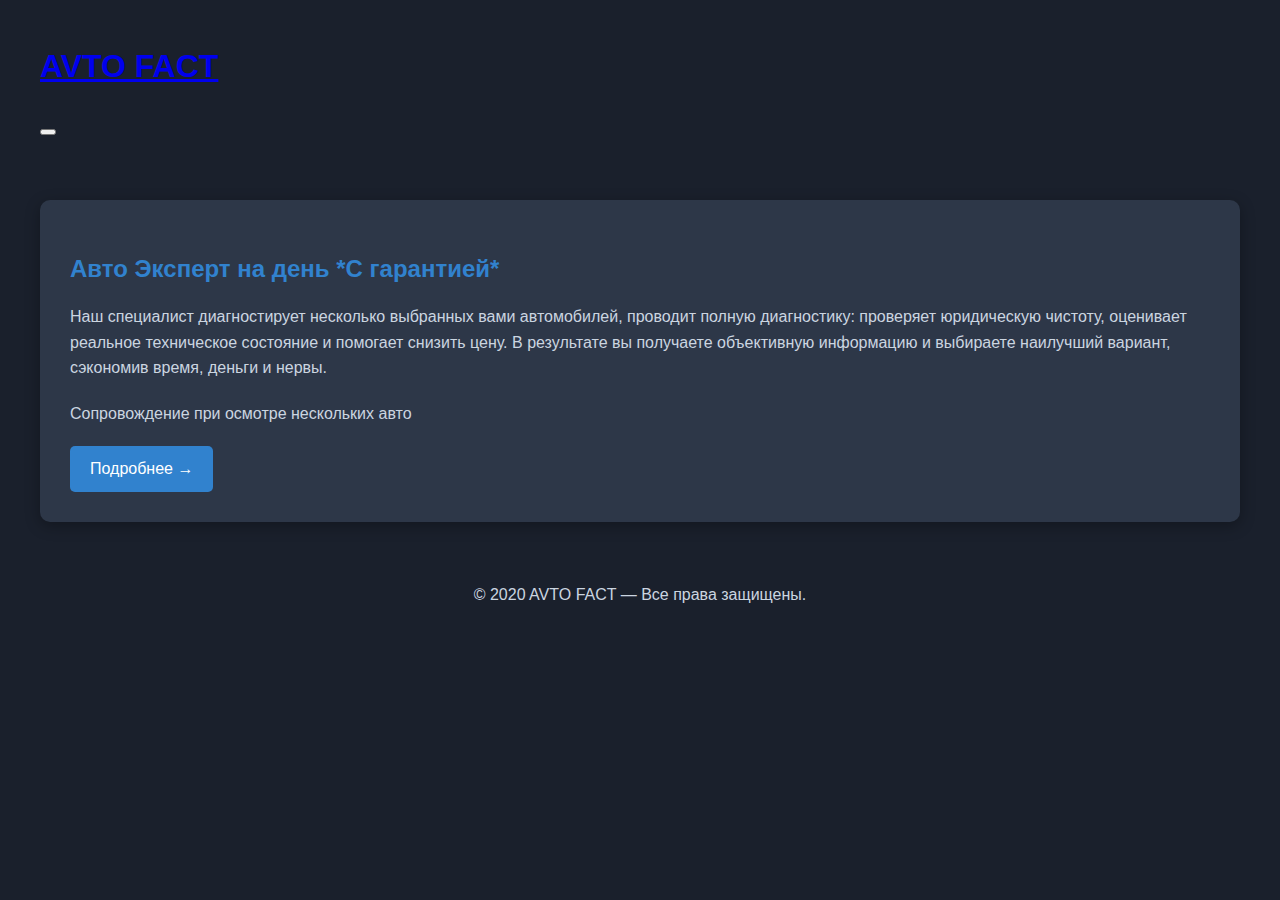
<file: templates/expert.html>
<!DOCTYPE html>
<html lang="ru">
<head>
    <meta charset="UTF-8">
    <meta name="viewport" content="width=device-width, initial-scale=1.0">
    <title>Эксперт на день</title>

    <!-- Стили -->
    <style>
        :root {
            --primary: #3182ce; /* Светло-синий */
            --primary-dark: #2b6cb0;
            --secondary: #fc8181; /* Лёгкий красный для акцентов */
            --background: #1a202c; /* Основной тёмный фон */
            --card-bg: #2d3748; /* Цвет фона карточек */
            --text-light: #f7fafc; /* Светлый текст */
            --text-muted: #cbd5e0; /* Приглушённый текст */
            --gray: #4a5568;
            --border: #4a5568;
        }

        body {
            font-family: 'Arial', sans-serif;
            line-height: 1.6;
            color: var(--text-muted);
            background-color: var(--background);
            margin: 0;
            padding: 0;
        }

        .container {
            max-width: 1200px;
            margin: 0 auto;
            padding: 20px;
        }

        /* Карточка услуги */
        .service-card {
            background: var(--card-bg);
            border-radius: 10px;
            box-shadow: 0 4px 15px rgba(0, 0, 0, 0.3);
            padding: 30px;
            margin: 20px 0;
            transition: transform 0.3s ease;
            color: var(--text-light);
        }

        .service-card:hover {
            transform: translateY(-5px);
        }

        .service-title {
            color: var(--primary);
            font-size: 24px;
            margin-bottom: 15px;
        }

        .service-description {
            color: var(--text-muted);
            margin-bottom: 20px;
        }

        .btn {
            display: inline-block;
            background: var(--primary);
            color: white;
            padding: 10px 20px;
            border-radius: 5px;
            text-decoration: none;
            transition: background 0.3s ease;
        }

        .btn:hover {
            background: var(--primary-dark);
        }

        /* Модальное окно */
        .modal {
            display: none;
            position: fixed;
            z-index: 1000;
            left: 0;
            top: 0;
            width: 100%;
            height: 100%;
            background-color: rgba(0, 0, 0, 0.9);
            overflow-y: auto;
        }

        .modal-content {
            background: var(--card-bg);
            margin: 5% auto;
            padding: 30px;
            border-radius: 10px;
            width: 80%;
            max-width: 800px;
            box-shadow: 0 5px 20px rgba(0, 0, 0, 0.4);
            animation: modalFadeIn 0.3s;
            color: var(--text-light);
        }

        @keyframes modalFadeIn {
            from { opacity: 0; transform: translateY(-20px); }
            to { opacity: 1; transform: translateY(0); }
        }

        .close-btn {
            color: var(--text-muted);
            float: right;
            font-size: 28px;
            font-weight: bold;
            cursor: pointer;
        }

        .close-btn:hover {
            color: var(--secondary);
        }

        .modal-title {
            color: var(--primary);
            font-size: 28px;
            margin-bottom: 20px;
            padding-bottom: 10px;
            border-bottom: 2px solid var(--border);
        }

        .steps-container {
            margin-bottom: 30px;
        }

        .step {
            margin-bottom: 15px;
            padding-left: 25px;
            position: relative;
            color: var(--text-muted);
        }

        .step:before {
            content: "•";
            color: var(--secondary);
            font-size: 24px;
            position: absolute;
            left: 0;
            top: -5px;
        }

        .price-table {
            width: 100%;
            border-collapse: collapse;
            margin: 20px 0;
            color: var(--text-light);
        }

        .price-table th, .price-table td {
            border: 1px solid var(--border);
            padding: 12px;
            text-align: left;
        }

        .price-table th {
            background-color: var(--primary);
            color: white;
        }

        .price-table tr:nth-child(even) {
            background-color: var(--card-bg);
        }

        .section-title {
            color: var(--primary);
            font-size: 22px;
            margin: 25px 0 15px;
        }

        .feature-box {
            background: var(--card-bg);
            padding: 20px;
            border-radius: 8px;
            margin-bottom: 20px;
            border: 1px solid var(--border);
        }
    </style>
</head>

<body>

    <!-- Шапка сайта -->
    <header class="header">
        <div class="container">
            <div class="header-inner">

                <!-- Логотип с ссылкой на главную -->
                <a href="{{ url_for('index') }}" class="logo" aria-label="Перейти на главную страницу">
                    <span class="logo-icon"><i class="fas fa-car"></i></span>
                    <div>
                        <h1>AVTO FACT</h1>

                    </div>
                </a>
                <!-- Бургер-меню для мобильных устройств -->
                <button class="burger" aria-label="Открыть меню навигации">
                    <span></span>
                </button>

            </div>
        </div>
    </header>

    <!-- Основной контент -->
    <main class="main">
        <div class="container">
            <!-- Карточка услуги -->
            <div class="service-card">
                <h2 class="service-title">Авто Эксперт на день *С гарантией*</h2>
                <p class="service-description">Наш специалист диагностирует несколько выбранных вами автомобилей, проводит полную диагностику: проверяет юридическую чистоту, оценивает реальное техническое состояние и помогает снизить цену.
                В результате вы получаете объективную информацию и выбираете наилучший вариант, сэкономив время, деньги и нервы.</p>
                <p class="service-description">Сопровождение при осмотре нескольких авто</p>
                <a href="#" class="btn" id="detailsBtn">Подробнее →</a>
            </div>
        </div>

        <!-- Модальное окно -->
        <div id="serviceModal" class="modal">
            <div class="modal-content">
                <span class="close-btn">&times;</span>
                <h2 class="modal-title">ЭКСПЕРТ НА ДЕНЬ</h2>
                <p>«Эксперт на день» — это профессиональная проверка сразу нескольких автомобилей с пробегом в один день.</p>
                <div class="feature-box">
                    <p>Наш специалист диагностирует несколько выбранных автомобилей, проводит полную проверку, оценивает техническое состояние и помогает принять взвешенное решение. В результате вы получаете объективную оценку, экономя время, деньги и нервы.</p>
                </div>
                <h3 class="section-title">ПОЧЕМУ СТОИТ ДОВЕРИТЬ ВЫБОР ПРОФЕССИОНАЛЬНОМУ СПЕЦИАЛИСТУ?</h3>
                <ul>
                    <li>Экономия времени — осмотр нескольких авто за один день</li>
                    <li>Профессиональная оценка реального состояния автомобиля</li>
                    <li>Выявление скрытых дефектов и проблем</li>
                    <li>Помощь в торге с продавцом</li>
                    <li>Юридическая проверка документов</li>
                </ul>
                <h3 class="section-title">КАК ЗАКАЗАТЬ УСЛУГУ «ЭКСПЕРТ НА ДЕНЬ»?</h3>
                <div class="steps-container">
                    <div class="step">Оставьте заявку на сайте</div>
                    <div class="step">Получите консультацию эксперта</div>
                    <div class="step">Запишитесь на день и время, удобные для Вас</div>
                </div>
                <h3 class="section-title">ЦЕНА УСЛУГИ «ЭКСПЕРТ НА ДЕНЬ»</h3>
                <table class="price-table">
                    <tr>
                        <th>Стоимость автомобиля</th>
                        <th>Цена услуги</th>
                    </tr>
                    <tr>
                        <td>До 1 млн</td>
                        <td>9 500 ₽</td>
                    </tr>
                    <tr>
                        <td>От 1 млн до 1.5 млн</td>
                        <td>14 000 ₽</td>
                    </tr>
                    <tr>
                        <td>От 1.5 млн до 2.0 млн</td>
                        <td>20 000 ₽</td>
                    </tr>
                    <tr>
                        <td>От 2.0 млн до 2.5 млн</td>
                        <td>24 500 ₽</td>
                    </tr>
                    <tr>
                        <td>От 2.5 млн до 3.0 млн</td>
                        <td>30 000 ₽</td>
                    </tr>
                    <tr>
                        <td>От 3.0 млн до 3.5 млн</td>
                        <td>35 500 ₽</td>
                    </tr>
                    <tr>
                        <td>От 3.5 млн до 4.0 млн</td>
                        <td>40 000 ₽</td>
                    </tr>
                    <tr>
                        <td>От 4.0 млн до 4.5 млн</td>
                        <td>45 500 ₽</td>
                    </tr>
                    <tr>
                        <td>От 5.0 млн до 10.0 млн</td>
                        <td>80 500 ₽</td>
                    </tr>
                </table>
                <h3 class="section-title">МОНИТОРИНГ РЫНКА</h3>
                <p>Это дополнительная услуга к услуге «Эксперт на день». Услуга предоставляется только для автомобилей не старше 1999 года.</p>
                <h4>Как она работает:</h4>
                <ul>
                    <li>Мы выбираем для вас актуальные объявления</li>
                    <li>Осуществляем предварительный отбор и проверку</li>
                    <li>Проверяем объявления по базам данных</li>
                </ul>
                <div class="feature-box">
                    <p>Как итог, вы получаете подборку из реальных подходящих вам объявлений, и при проведении «Эксперт на день» мы не тратим время на "пустые" объявления.</p>
                </div>
            </div>
        </div>
    </main>

    <!-- Подвал сайта -->
    <footer class="footer">
        <div class="container" style="text-align: center; padding: 20px;">
            &copy; 2020 AVTO FACT — Все права защищены.
        </div>
    </footer>

    <!-- JavaScript -->
    <script>
        // Открытие модального окна
        document.getElementById('detailsBtn').addEventListener('click', function(e) {
            e.preventDefault();
            document.getElementById('serviceModal').style.display = 'block';
            document.body.style.overflow = 'hidden'; // Блокировка прокрутки фона
        });

        // Закрытие модального окна
        document.querySelector('.close-btn').addEventListener('click', function() {
            document.getElementById('serviceModal').style.display = 'none';
            document.body.style.overflow = 'auto'; // Восстановление прокрутки
        });

        // Закрытие при клике вне окна
        window.addEventListener('click', function(e) {
            if (e.target == document.getElementById('serviceModal')) {
                document.getElementById('serviceModal').style.display = 'none';
                document.body.style.overflow = 'auto';
            }
        });
    </script>

</body>
</html>
</file>
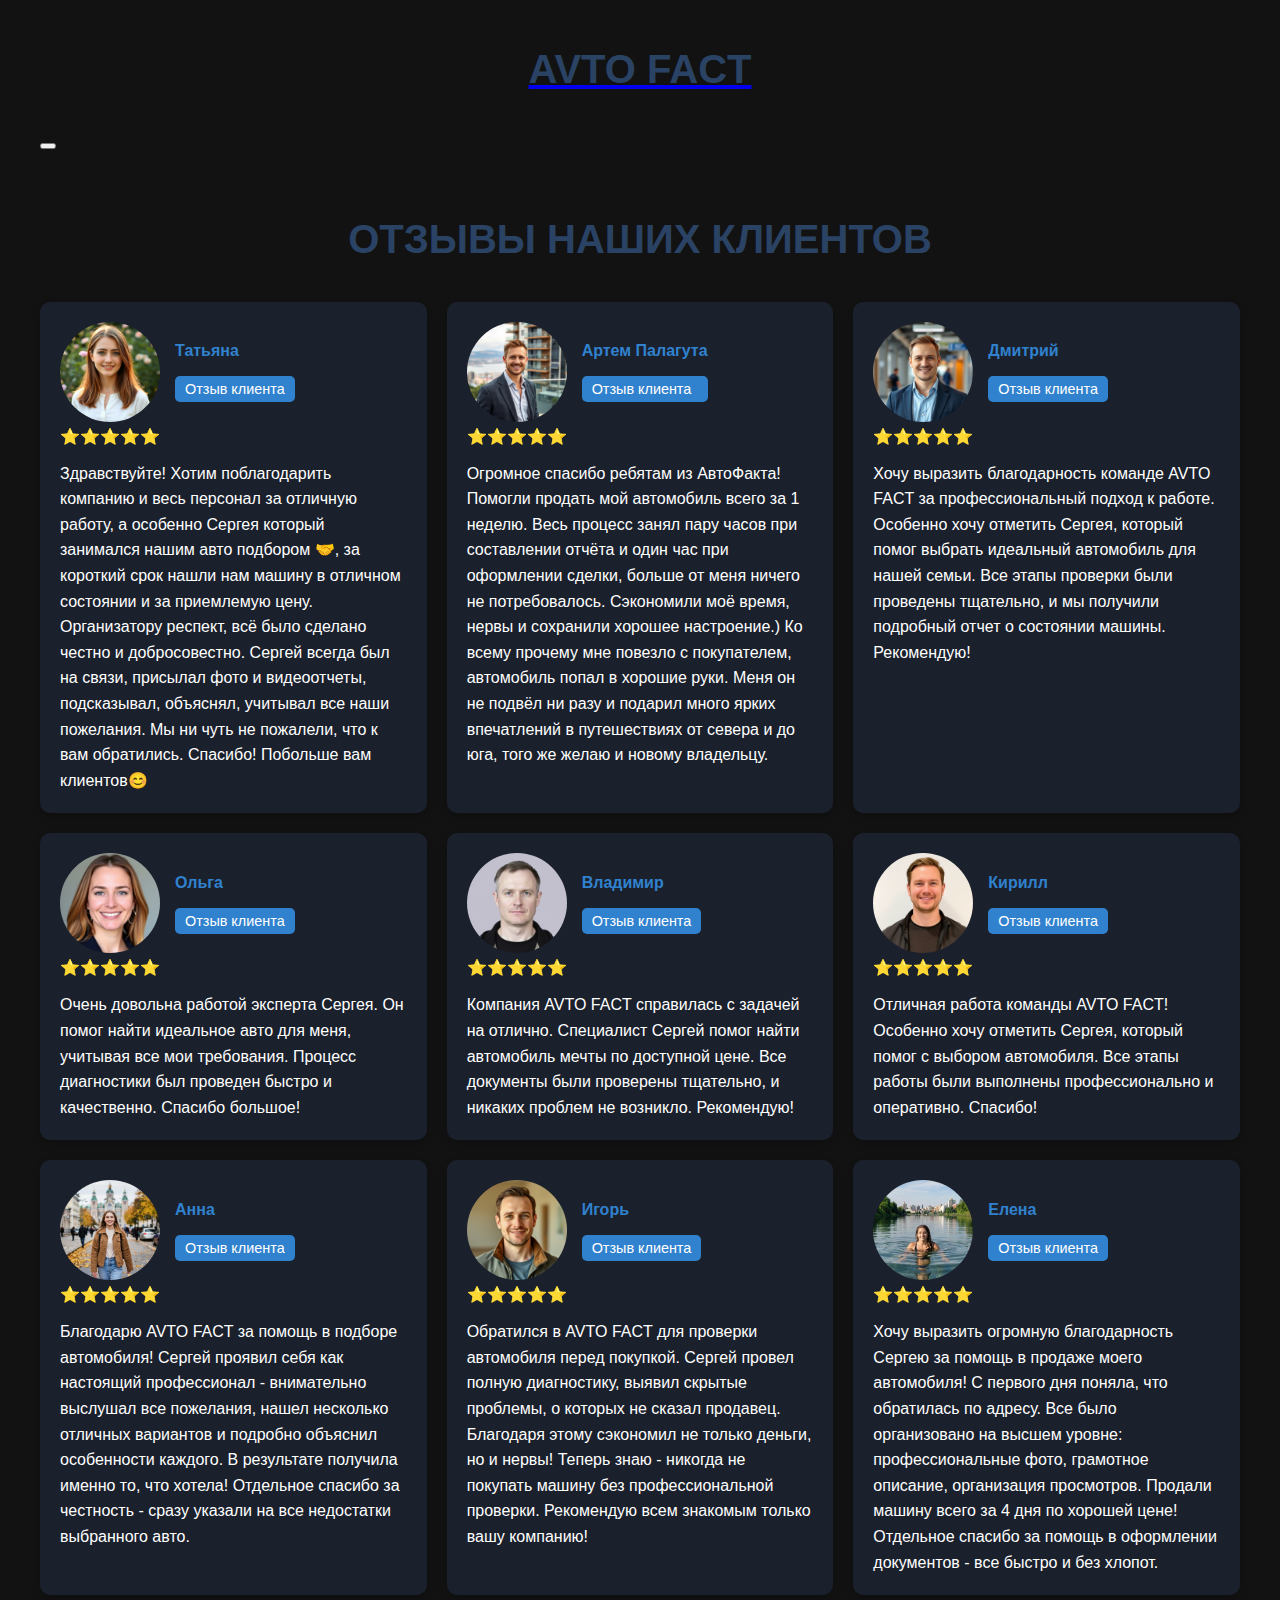
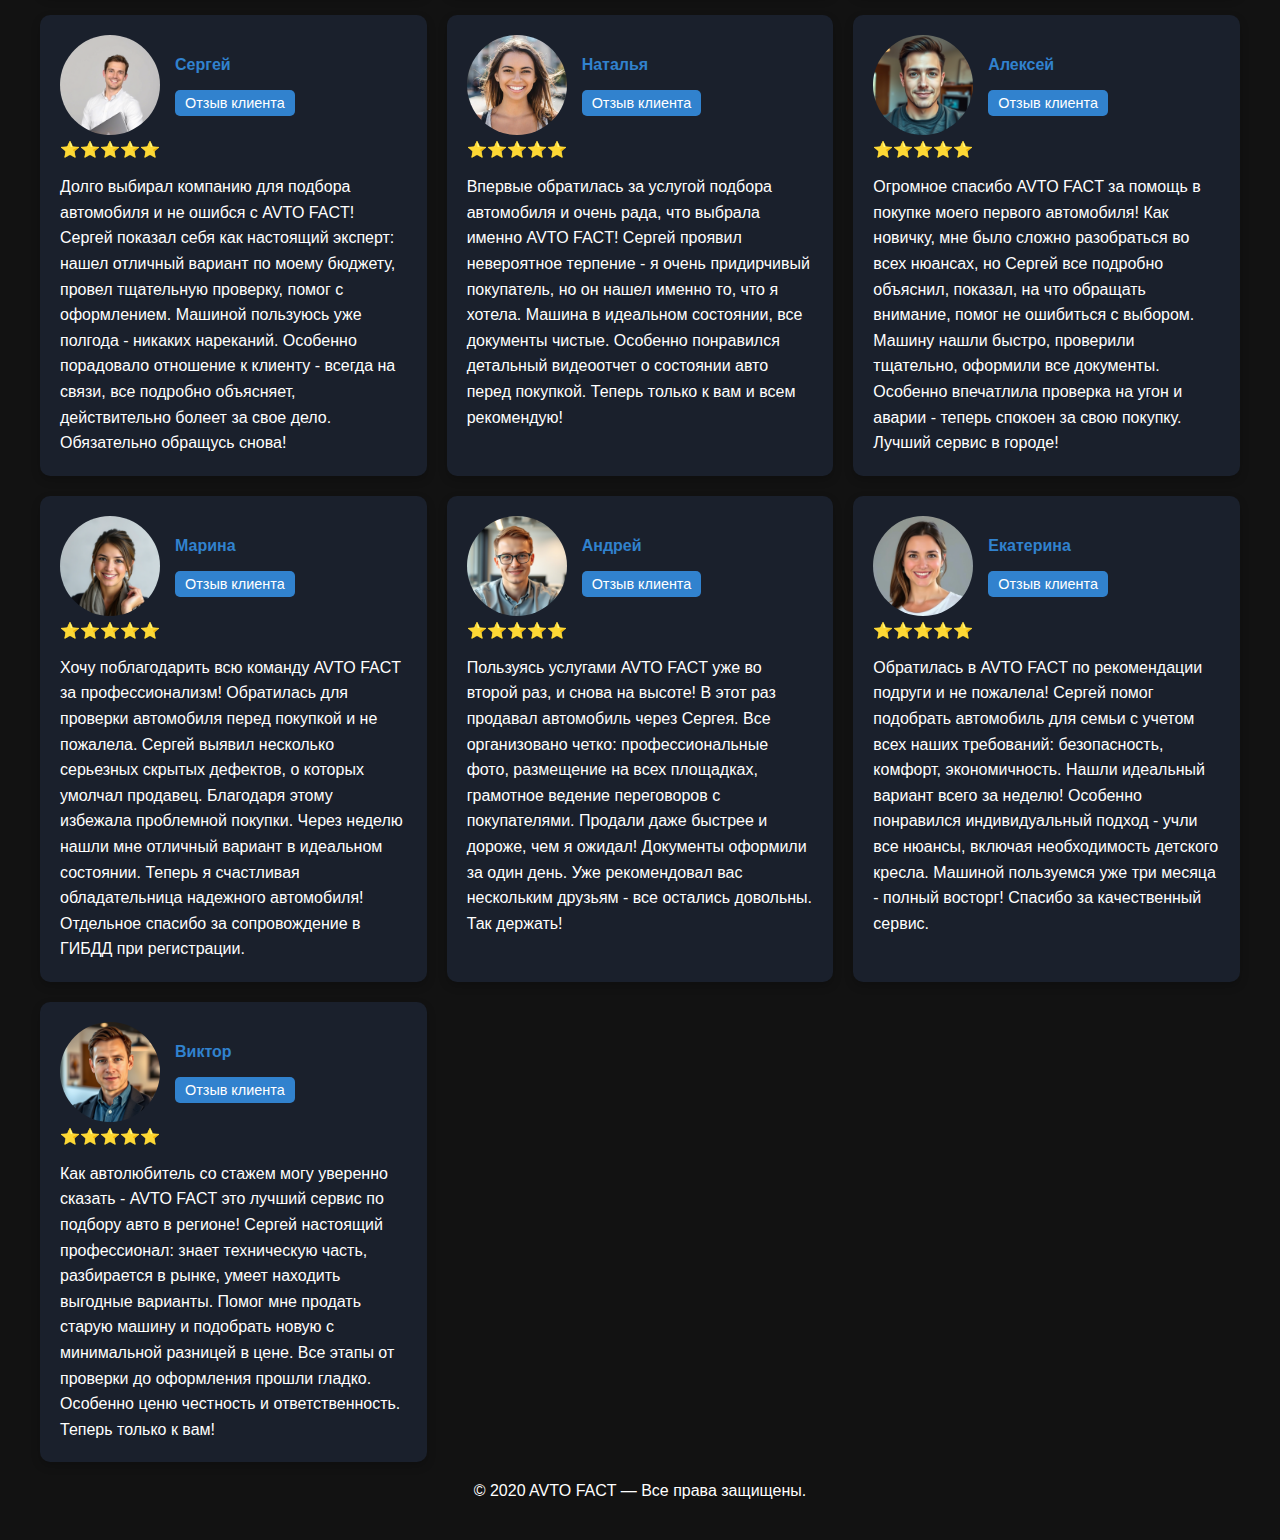
<file: templates/reviews.html>
<!DOCTYPE html>
<html lang="ru">
<head>
    <meta charset="UTF-8">
    <meta name="viewport" content="width=device-width, initial-scale=1.0">
    <title>Отзывы клиентов | AVTO FACT</title>
    <link rel="stylesheet" href="https://cdnjs.cloudflare.com/ajax/libs/font-awesome/6.5.0/css/all.min.css">
    <style>
        /* Общие стили */
        body {
            font-family: Arial, sans-serif;
            background-color: #121212;
            color: white;
            margin: 0;
            padding: 0;
        }

        .container {
            max-width: 1200px;
            margin: 0 auto;
            padding: 20px;
        }

        h1 {
            text-align: center;
            color: #2a4365;
            font-size: 2.5em;
            margin-bottom: 40px;
        }

        .reviews-container {
            display: grid;
            grid-template-columns: repeat(auto-fit, minmax(300px, 1fr));
            gap: 20px;
        }

        .review-card {
            background-color: #1a202c;
            border-radius: 10px;
            padding: 20px;
            box-shadow: 0 4px 10px rgba(0, 0, 0, 0.2);
        }

        .review-card img {
            width: 100px;
            height: 100px;
            border-radius: 50%;
            object-fit: cover;
            margin-right: 15px;
        }

        .review-header {
            display: flex;
            align-items: center;
        }

        .review-name {
            font-weight: bold;
            color: #3182ce;
        }

        .review-level {
            background-color: #3182ce;
            color: white;
            padding: 5px 10px;
            border-radius: 5px;
            font-size: 0.9em;
        }

        .review-rating {
            margin-top: 5px;
        }

        .review-date {
            color: #888;
            font-size: 0.9em;
        }

        .review-text {
            margin-top: 15px;
            line-height: 1.6;
        }

        /* Стили для кнопок навигации */
        .pagination {
            text-align: right;
            margin-top: 20px;
        }

        .pagination button {
            background-color: #2a4365;
            color: white;
            border: none;
            padding: 10px 15px;
            border-radius: 50%;
            cursor: pointer;
            transition: background-color 0.3s ease;
        }

        .pagination button:hover {
            background-color: #3182ce;
        }
    </style>
</head>
<body>
    <!-- Шапка сайта -->
    <header class="header">
        <div class="container">
            <div class="header-inner">
                <!-- Логотип с ссылкой на главную -->

                <a href="{{ url_for('index') }}" class="logo" aria-label="Перейти на главную страницу">

                    <div>
                        <h1>AVTO FACT</h1>
                    </div>
                </a>

                <!-- Бургер-меню -->
                <button class="burger" aria-label="Открыть меню навигации">
                    <span></span>
                </button>
            </div>
        </div>
    </header>

    <!-- Основной контент -->
    <main class="main">
        <section class="reviews-section">
            <div class="container">
                <h1>ОТЗЫВЫ НАШИХ КЛИЕНТОВ</h1>
                <div class="reviews-container">
                    <!-- Отзыв 1 -->
                    <div class="review-card">
                        <div class="review-header">
                            <img src="/static/images/tatyana.jpg" alt="Фото Татьяны">
                            <div>
                                <p class="review-name">Татьяна</p>
                                <p class="review-level">Отзыв клиента</p>
                            </div>
                        </div>
                        <div class="review-rating">
                            ⭐⭐⭐⭐⭐
                        </div>
                        <div class="review-text">
                            Здравствуйте! Хотим поблагодарить компанию и весь персонал за отличную работу, а особенно Сергея который занимался нашим авто подбором 🤝, за короткий срок нашли нам машину в отличном состоянии и за приемлемую цену. Организатору респект, всё было сделано честно и добросовестно. Сергей всегда был на связи, присылал фото и видеоотчеты, подсказывал, объяснял, учитывал все наши пожелания. Мы ни чуть не пожалели, что к вам обратились. Спасибо! Побольше вам клиентов😊
                        </div>
                    </div>

                    <!-- Отзыв 2 -->
                    <div class="review-card">
                        <div class="review-header">
                            <img src="/static/images/artem.jpg" alt="Фото Артема">
                            <div>
                                <p class="review-name">Артем Палагута</p>
                                <p class="review-level">Отзыв клиента</p>
                            </div>
                        </div>
                        <div class="review-rating">
                            ⭐⭐⭐⭐⭐
                        </div>
                        <div class="review-text">
                            Огромное спасибо ребятам из АвтоФакта! Помогли продать мой автомобиль всего за 1 неделю. Весь процесс занял пару часов при составлении отчёта и один час при оформлении сделки, больше от меня ничего не потребовалось. Сэкономили моё время, нервы и сохранили хорошее настроение.) Ко всему прочему мне повезло с покупателем, автомобиль попал в хорошие руки. Меня он не подвёл ни разу и подарил много ярких впечатлений в путешествиях от севера и до юга, того же желаю и новому владельцу.
                        </div>
                    </div>

                    <!-- Отзыв 3 -->
                    <div class="review-card">
                        <div class="review-header">
                            <img src="/static/images/dmitry.jpg" alt="Фото Дмитрия">
                            <div>
                                <p class="review-name">Дмитрий</p>
                                <p class="review-level">Отзыв клиента</p>
                            </div>
                        </div>
                        <div class="review-rating">
                            ⭐⭐⭐⭐⭐
                        </div>
                        <div class="review-text">
                            Хочу выразить благодарность команде AVTO FACT за профессиональный подход к работе. Особенно хочу отметить Сергея, который помог выбрать идеальный автомобиль для нашей семьи. Все этапы проверки были проведены тщательно, и мы получили подробный отчет о состоянии машины. Рекомендую!
                        </div>
                    </div>

                    <!-- Отзыв 4 -->
                    <div class="review-card">
                        <div class="review-header">
                            <img src="/static/images/olga.jpg" alt="Фото Ольги">
                            <div>
                                <p class="review-name">Ольга</p>
                                <p class="review-level">Отзыв клиента</p>
                            </div>
                        </div>
                        <div class="review-rating">
                            ⭐⭐⭐⭐⭐
                        </div>
                        <div class="review-text">
                            Очень довольна работой эксперта Сергея. Он помог найти идеальное авто для меня, учитывая все мои требования. Процесс диагностики был проведен быстро и качественно. Спасибо большое!
                        </div>
                    </div>

                    <!-- Отзыв 5 -->
                    <div class="review-card">
                        <div class="review-header">
                            <img src="/static/images/vladimir.jpg" alt="Фото Владимира">
                            <div>
                                <p class="review-name">Владимир</p>
                                <p class="review-level">Отзыв клиента</p>
                            </div>
                        </div>
                        <div class="review-rating">
                            ⭐⭐⭐⭐⭐
                        </div>
                        <div class="review-text">
                            Компания AVTO FACT справилась с задачей на отлично. Специалист Сергей помог найти автомобиль мечты по доступной цене. Все документы были проверены тщательно, и никаких проблем не возникло. Рекомендую!
                        </div>
                    </div>

                    <!-- Отзыв 6 -->
                    <div class="review-card">
                        <div class="review-header">
                            <img src="/static/images/kirill.jpg" alt="Фото Кирилла">
                            <div>
                                <p class="review-name">Кирилл</p>
                                <p class="review-level">Отзыв клиента</p>
                            </div>
                        </div>
                        <div class="review-rating">
                            ⭐⭐⭐⭐⭐
                        </div>
                        <div class="review-text">
                            Отличная работа команды AVTO FACT! Особенно хочу отметить Сергея, который помог с выбором автомобиля. Все этапы работы были выполнены профессионально и оперативно. Спасибо!
                        </div>
                    </div>

                    <!-- Отзыв 7 -->
                    <div class="review-card">
                        <div class="review-header">
                            <img src="/static/images/anna.jpg" alt="Фото Анны">
                            <div>
                                <p class="review-name">Анна</p>
                                <p class="review-level">Отзыв клиента</p>
                            </div>
                        </div>
                        <div class="review-rating">
                            ⭐⭐⭐⭐⭐
                        </div>
                        <div class="review-text">
                            Благодарю AVTO FACT за помощь в подборе автомобиля! Сергей проявил себя как настоящий профессионал - внимательно выслушал все пожелания, нашел несколько отличных вариантов и подробно объяснил особенности каждого. В результате получила именно то, что хотела! Отдельное спасибо за честность - сразу указали на все недостатки выбранного авто.
                        </div>
                    </div>

                    <!-- Отзыв 8 -->
                    <div class="review-card">
                        <div class="review-header">
                            <img src="/static/images/igor.jpg" alt="Фото Игоря">
                            <div>
                                <p class="review-name">Игорь</p>
                                <p class="review-level">Отзыв клиента</p>
                            </div>
                        </div>
                        <div class="review-rating">
                            ⭐⭐⭐⭐⭐
                        </div>
                        <div class="review-text">
                            Обратился в AVTO FACT для проверки автомобиля перед покупкой. Сергей провел полную диагностику, выявил скрытые проблемы, о которых не сказал продавец. Благодаря этому сэкономил не только деньги, но и нервы! Теперь знаю - никогда не покупать машину без профессиональной проверки. Рекомендую всем знакомым только вашу компанию!
                        </div>
                    </div>

                    <!-- Отзыв 9 -->
                    <div class="review-card">
                        <div class="review-header">
                            <img src="/static/images/elena.jpg" alt="Фото Елены">
                            <div>
                                <p class="review-name">Елена</p>
                                <p class="review-level">Отзыв клиента</p>
                            </div>
                        </div>
                        <div class="review-rating">
                            ⭐⭐⭐⭐⭐
                        </div>
                        <div class="review-text">
                            Хочу выразить огромную благодарность Сергею за помощь в продаже моего автомобиля! С первого дня поняла, что обратилась по адресу. Все было организовано на высшем уровне: профессиональные фото, грамотное описание, организация просмотров. Продали машину всего за 4 дня по хорошей цене! Отдельное спасибо за помощь в оформлении документов - все быстро и без хлопот.
                        </div>
                    </div>

                    <!-- Отзыв 10 -->
                    <div class="review-card">
                        <div class="review-header">
                            <img src="/static/images/sergey1.jpg" alt="Фото Сергея">
                            <div>
                                <p class="review-name">Сергей</p>
                                <p class="review-level">Отзыв клиента</p>
                            </div>
                        </div>
                        <div class="review-rating">
                            ⭐⭐⭐⭐⭐
                        </div>
                        <div class="review-text">
                            Долго выбирал компанию для подбора автомобиля и не ошибся с AVTO FACT! Сергей показал себя как настоящий эксперт: нашел отличный вариант по моему бюджету, провел тщательную проверку, помог с оформлением. Машиной пользуюсь уже полгода - никаких нареканий. Особенно порадовало отношение к клиенту - всегда на связи, все подробно объясняет, действительно болеет за свое дело. Обязательно обращусь снова!
                        </div>
                    </div>

                    <!-- Отзыв 11 -->
                    <div class="review-card">
                        <div class="review-header">
                            <img src="/static/images/natalia.jpg" alt="Фото Натальи">
                            <div>
                                <p class="review-name">Наталья</p>
                                <p class="review-level">Отзыв клиента</p>
                            </div>
                        </div>
                        <div class="review-rating">
                            ⭐⭐⭐⭐⭐
                        </div>
                        <div class="review-text">
                            Впервые обратилась за услугой подбора автомобиля и очень рада, что выбрала именно AVTO FACT! Сергей проявил невероятное терпение - я очень придирчивый покупатель, но он нашел именно то, что я хотела. Машина в идеальном состоянии, все документы чистые. Особенно понравился детальный видеоотчет о состоянии авто перед покупкой. Теперь только к вам и всем рекомендую!
                        </div>
                    </div>

                    <!-- Отзыв 12 -->
                    <div class="review-card">
                        <div class="review-header">
                            <img src="/static/images/alexey.jpg" alt="Фото Алексея">
                            <div>
                                <p class="review-name">Алексей</p>
                                <p class="review-level">Отзыв клиента</p>
                            </div>
                        </div>
                        <div class="review-rating">
                            ⭐⭐⭐⭐⭐
                        </div>
                        <div class="review-text">
                            Огромное спасибо AVTO FACT за помощь в покупке моего первого автомобиля! Как новичку, мне было сложно разобраться во всех нюансах, но Сергей все подробно объяснил, показал, на что обращать внимание, помог не ошибиться с выбором. Машину нашли быстро, проверили тщательно, оформили все документы. Особенно впечатлила проверка на угон и аварии - теперь спокоен за свою покупку. Лучший сервис в городе!
                        </div>
                    </div>

                    <!-- Отзыв 13 -->
                    <div class="review-card">
                        <div class="review-header">
                            <img src="/static/images/marina.jpg" alt="Фото Марины">
                            <div>
                                <p class="review-name">Марина</p>
                                <p class="review-level">Отзыв клиента</p>
                            </div>
                        </div>
                        <div class="review-rating">
                            ⭐⭐⭐⭐⭐
                        </div>
                        <div class="review-text">
                            Хочу поблагодарить всю команду AVTO FACT за профессионализм! Обратилась для проверки автомобиля перед покупкой и не пожалела. Сергей выявил несколько серьезных скрытых дефектов, о которых умолчал продавец. Благодаря этому избежала проблемной покупки. Через неделю нашли мне отличный вариант в идеальном состоянии. Теперь я счастливая обладательница надежного автомобиля! Отдельное спасибо за сопровождение в ГИБДД при регистрации.
                        </div>
                    </div>

                    <!-- Отзыв 14 -->
                    <div class="review-card">
                        <div class="review-header">
                            <img src="/static/images/andrey.jpg" alt="Фото Андрея">
                            <div>
                                <p class="review-name">Андрей</p>
                                <p class="review-level">Отзыв клиента</p>
                            </div>
                        </div>
                        <div class="review-rating">
                            ⭐⭐⭐⭐⭐
                        </div>
                        <div class="review-text">
                            Пользуясь услугами AVTO FACT уже во второй раз, и снова на высоте! В этот раз продавал автомобиль через Сергея. Все организовано четко: профессиональные фото, размещение на всех площадках, грамотное ведение переговоров с покупателями. Продали даже быстрее и дороже, чем я ожидал! Документы оформили за один день. Уже рекомендовал вас нескольким друзьям - все остались довольны. Так держать!
                        </div>
                    </div>

                    <!-- Отзыв 15 -->
                    <div class="review-card">
                        <div class="review-header">
                            <img src="/static/images/ekaterina.jpg" alt="Фото Екатерины">
                            <div>
                                <p class="review-name">Екатерина</p>
                                <p class="review-level">Отзыв клиента</p>
                            </div>
                        </div>
                        <div class="review-rating">
                            ⭐⭐⭐⭐⭐
                        </div>
                        <div class="review-text">
                            Обратилась в AVTO FACT по рекомендации подруги и не пожалела! Сергей помог подобрать автомобиль для семьи с учетом всех наших требований: безопасность, комфорт, экономичность. Нашли идеальный вариант всего за неделю! Особенно понравился индивидуальный подход - учли все нюансы, включая необходимость детского кресла. Машиной пользуемся уже три месяца - полный восторг! Спасибо за качественный сервис.
                        </div>
                    </div>

                    <!-- Отзыв 16 -->
                    <div class="review-card">
                        <div class="review-header">
                            <img src="/static/images/victor.jpg" alt="Фото Виктора">
                            <div>
                                <p class="review-name">Виктор</p>
                                <p class="review-level">Отзыв клиента</p>
                            </div>
                        </div>
                        <div class="review-rating">
                            ⭐⭐⭐⭐⭐
                        </div>
                        <div class="review-text">
                            Как автолюбитель со стажем могу уверенно сказать - AVTO FACT это лучший сервис по подбору авто в регионе! Сергей настоящий профессионал: знает техническую часть, разбирается в рынке, умеет находить выгодные варианты. Помог мне продать старую машину и подобрать новую с минимальной разницей в цене. Все этапы от проверки до оформления прошли гладко. Особенно ценю честность и ответственность. Теперь только к вам!
                        </div>
                    </div>
                </div>


    <!-- Подвал сайта -->
    <footer class="footer">
    <div class="container" style="text-align: center; padding: 20px;">
        &copy; 2020 AVTO FACT — Все права защищены.
    </div>
</footer>

    <script>
        // Добавляем активный класс к текущей странице
        document.querySelectorAll('.nav-link').forEach(link => {
            if (link.textContent.includes('Отзывы')) {
                link.classList.add('active');
            }
        });

        // Обработчик бургер-меню
        document.querySelector('.burger').addEventListener('click', function() {
            this.classList.toggle('active');
            document.querySelector('.nav').classList.toggle('active');
        });
    </script>
</body>
</html>
</file>
